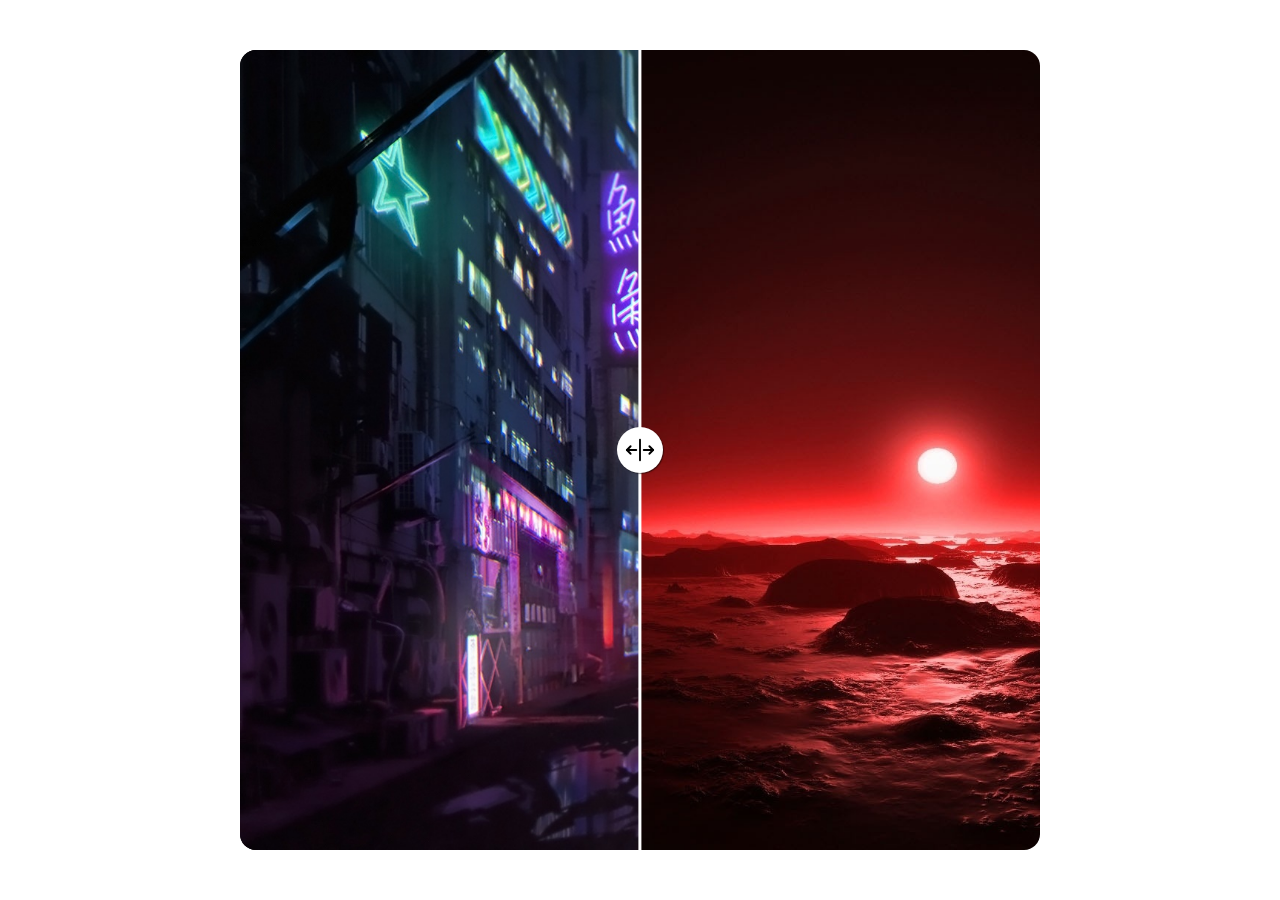
<file: teste/index.html>
<!DOCTYPE html>
<html lang="en">
<head>
  <meta charset="UTF-8">
  <meta name="viewport" content="width=device-width, initial-scale=1.0">
  <title>Before/After Imagem</title>
  <link rel="stylesheet" href="style.css">
</head>
<body>
  <main>
    <div class="container">
      <div class="image-container">
        <img class="image-before slider-image"
          src="before.jpg"
          alt="color photo" />
        <img class="image-after slider-image"
          src="after.jpg"
          alt="black and white" />
      </div>
      <!-- step="10" -->
      <input type="range" min="0" max="100" value="50" aria-label="Percentage of before photo shown" class="slider" />
      <div class="slider-line" aria-hidden="true"></div>
      <div class="slider-button" aria-hidden="true">
        <svg xmlns="http://www.w3.org/2000/svg" width="30" height="30" fill="currentColor" viewBox="0 0 256 256">
          <rect width="256" height="256" fill="none"></rect>
          <line x1="128" y1="40" x2="128" y2="216" fill="none" stroke="currentColor" stroke-linecap="round"
            stroke-linejoin="round" stroke-width="16"></line>
          <line x1="96" y1="128" x2="16" y2="128" fill="none" stroke="currentColor" stroke-linecap="round"
            stroke-linejoin="round" stroke-width="16"></line>
          <polyline points="48 160 16 128 48 96" fill="none" stroke="currentColor" stroke-linecap="round"
            stroke-linejoin="round" stroke-width="16"></polyline>
          <line x1="160" y1="128" x2="240" y2="128" fill="none" stroke="currentColor" stroke-linecap="round"
            stroke-linejoin="round" stroke-width="16"></line>
          <polyline points="208 96 240 128 208 160" fill="none" stroke="currentColor" stroke-linecap="round"
            stroke-linejoin="round" stroke-width="16"></polyline>
        </svg>
      </div>
    </div>

    </div>
  </main>

  <script src="main.js"></script>
</body>
</html>
</file>
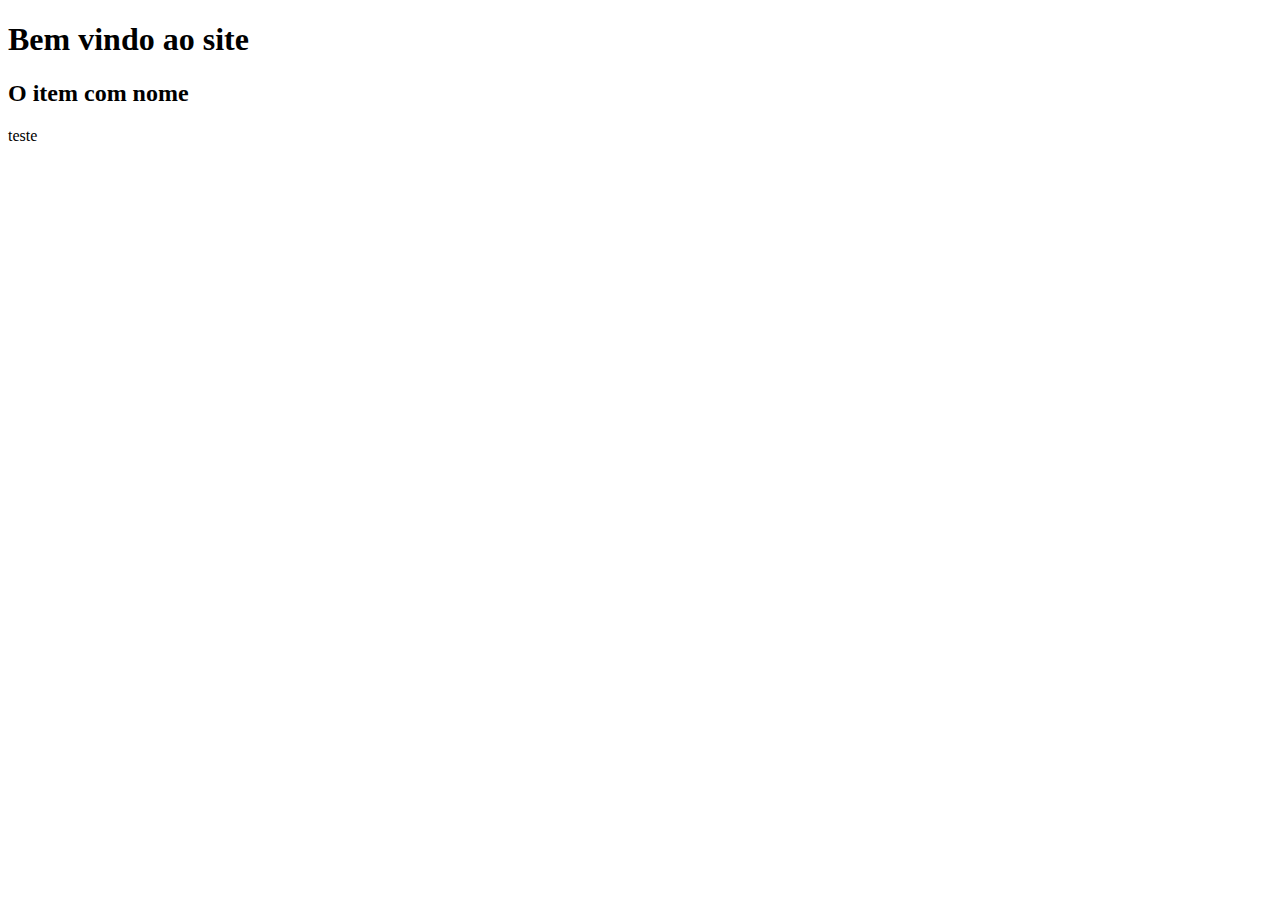
<file: Exercicios/Desafio2/index.html>
<!DOCTYPE html>
<html lang="en">
<head>
    <meta charset="UTF-8">
    <meta name="viewport" content="width=device-width, initial-scale=1.0">
    <title>Document</title>
</head>
<body>
    <h1>Bem vindo ao site</h1>
    <h2>O item com nome <span id="nomeValor"></span></h2>
    teste
    
    <script src="main.js"></script>
</body>
</html>
</file>
<file: teste/style.css>
*,
*::after,
*::before {
  margin: 0;
  padding: 0;
  box-sizing: border-box;
}

img {
  display: block;
  max-width: 100%;
}

main {
  display: grid;
  place-items: center;
  min-height: 100vh;
}

.container {
  display: grid;
  place-content: center;
  position: relative;
  overflow: hidden;
  border-radius: 1rem;
  --position: 50%;
}

.image-container {
  max-width: 800px;
  max-height: 90vh;
  aspect-ratio: 1/1;
}

.slider-image {
  width: 100%;
  height: 100%;
  object-fit: cover;
  object-position: left;
}

.image-before {
  position: absolute;
  inset: 0;
  width: var(--position);
  /* filter: grayscale(100%) */
}

.slider {
  position: absolute;
  inset: 0;
  cursor: pointer;
  opacity: 0;
  /* for Firefox */
  width: 100%;
  height: 100%;
}

.slider:focus-visible ~ .slider-button {
  outline: 5px solid black;
  outline-offset: 3px;
}

.slider-line {
  position: absolute;
  inset: 0;
  width: .2rem;
  height: 100%;
  background-color: #fff;
  /* z-index: 10; */
  left: var(--position);
  transform: translateX(-50%);
  pointer-events: none;
}

.slider-button {
  position: absolute;
  background-color: #fff;
  color: black;
  padding: .5rem;
  border-radius: 100vw;
  display: grid;
  place-items: center;
  top: 50%;
  left: var(--position);
  transform: translate(-50%, -50%);
  pointer-events: none;
  /* z-index: 100; */
  box-shadow: 1px 1px 1px hsl(0, 50%, 2%, .5);
}
</file>
